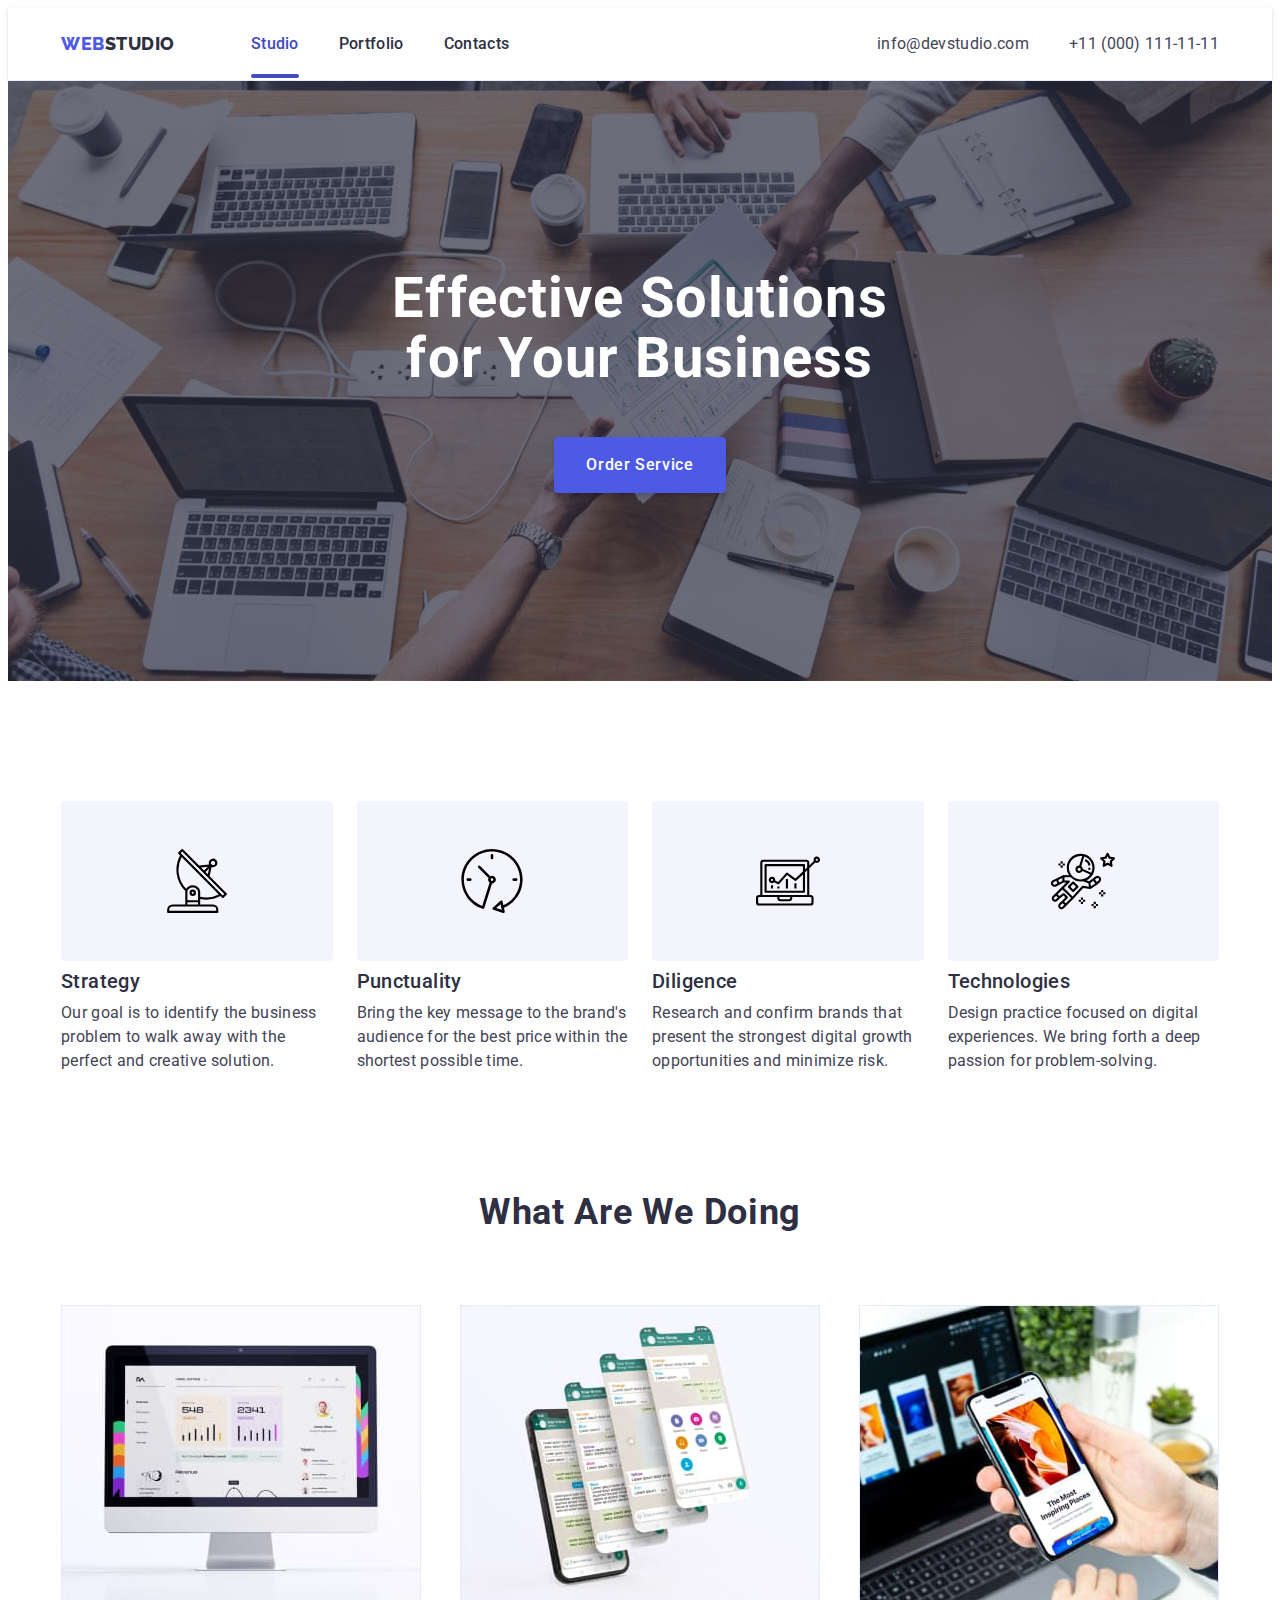
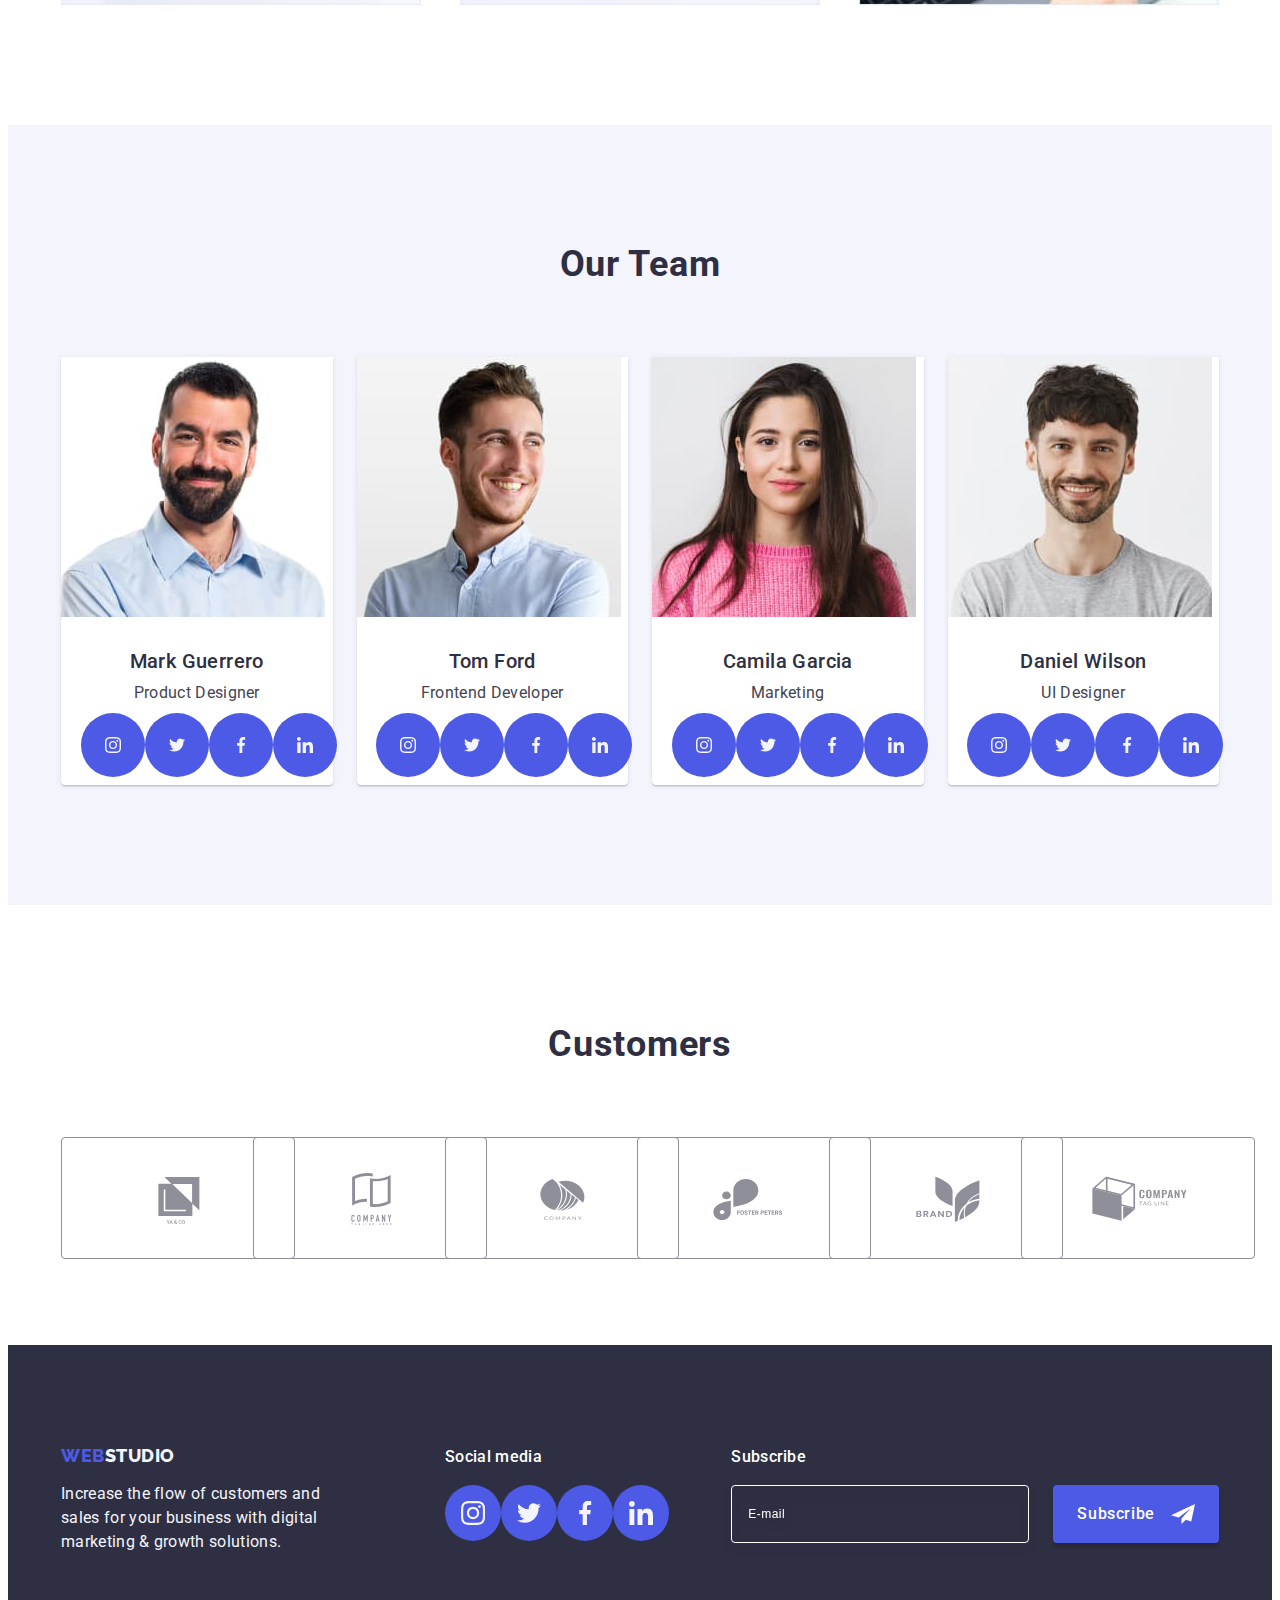
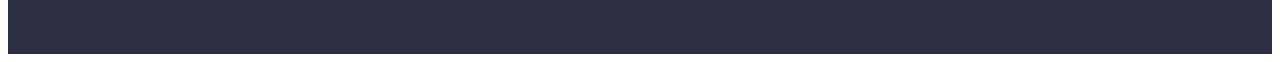
<file: index.html>
<!DOCTYPE html>
<html lang="en">
  <head>
    <meta charset="UTF-8" />
    <meta http-equiv="X-UA-Compatible" content="IE=edge" />
    <meta name="viewport" content="width=device-width, initial-scale=1.0" />
    <link rel="preconnect" href="https://fonts.googleapis.com" />
    <link rel="preconnect" href="https://fonts.gstatic.com" crossorigin />
    <link
      href="https://fonts.googleapis.com/css2?family=Raleway:wght@800&family=Roboto:wght@400;500;700;900&display=swap"
      rel="stylesheet"
    />
    <title>Web Studio</title>
    <link
      rel="stylesheet"
      href="https://cdnjs.cloudflare.com/ajax/libs/modern-normalize/2.0.0/modern-normalize.min.css"
      integrity="sha512-4xo8blKMVCiXpTaLzQSLSw3KFOVPWhm/TRtuPVc4WG6kUgjH6J03IBuG7JZPkcWMxJ5huwaBpOpnwYElP/m6wg=="
      crossorigin="anonymous"
      referrerpolicy="no-referrer"
    />
    <link rel="stylesheet" href="./css/styles.css" />
  </head>

  <body>
    <header class="header">
      <div class="container header-container">
        <nav class="header-navigation">
          <a href="./index.html" class="logo header-logo link"
            >Web<span class="spn">Studio</span></a
          >

          <ul class="header-menu-list list">
            <li class="header-menu-item">
              <a
                href="./index.html"
                class="header-menu-link link menu-underline"
                >Studio</a
              >
            </li>
            <li class="header-menu-item">
              <a href="./portfolio.html" class="header-menu-link link"
                >Portfolio</a
              >
            </li>
            <li class="header-menu-item">
              <a href="" class="header-menu-link link">Contacts</a>
            </li>
          </ul>
        </nav>

        <address class="address">
          <ul class="address-list list">
            <li class="address-item">
              <a href="mailto:info@devstudio.com" class="address-link link">
                info@devstudio.com
              </a>
            </li>
            <li class="address-item">
              <a href="tel:+110001111111" class="address-link link"
                >+11 (000) 111-11-11</a
              >
            </li>
          </ul>
        </address>
      </div>
    </header>

    <main>
      <section class="hero">
        <div class="container hero-container">
          <h1 class="hero-title">Effective Solutions for Your Business</h1>
          <button type="button" class="hero-btn" data-modal-open>
            Order Service
          </button>
        </div>
      </section>

      <section class="features section">
        <div class="container">
          <h2 class="features-title visually-hidden">Features</h2>
          <ul class="features-list list">
            <li class="features-item">
              <div class="features-icon-container">
                <svg width="64" height="64">
                  <use href="./images/icons.svg#icon-antenna"></use>
                </svg>
              </div>
              <h3 class="features-subtitle">Strategy</h3>
              <p class="features-text">
                Our goal is to identify the business problem to walk away with
                the perfect and creative solution.
              </p>
            </li>
            <li class="features-item">
              <div class="features-icon-container">
                <svg width="64" height="64">
                  <use href="./images/icons.svg#icon-clock"></use>
                </svg>
              </div>
              <h3 class="features-subtitle">Punctuality</h3>
              <p class="features-text">
                Bring the key message to the brand's audience for the best price
                within the shortest possible time.
              </p>
            </li>
            <li class="features-item">
              <div class="features-icon-container">
                <svg width="64" height="64">
                  <use href="./images/icons.svg#icon-diagram"></use>
                </svg>
              </div>
              <h3 class="features-subtitle">Diligence</h3>
              <p class="features-text">
                Research and confirm brands that present the strongest digital
                growth opportunities and minimize risk.
              </p>
            </li>
            <li class="features-item">
              <div class="features-icon-container">
                <svg width="64" height="64">
                  <use href="./images/icons.svg#icon-astronaut"></use>
                </svg>
              </div>
              <h3 class="features-subtitle">Technologies</h3>
              <p class="features-text">
                Design practice focused on digital experiences. We bring forth a
                deep passion for problem-solving.
              </p>
            </li>
          </ul>
        </div>
      </section>

      <section class="products section">
        <div class="container">
          <h2 class="products-title section-title">What are we doing</h2>
          <ul class="products-list list">
            <li class="products-item">
              <img
                src="./images/s2-img-1.jpg"
                alt="Desktop application"
                width="360"
                height="300"
              />
            </li>
            <li class="products-item">
              <img
                src="./images/s2-img-2.jpg"
                alt="Mobile messenger"
                width="360"
                height="300"
              />
            </li>
            <li class="products-item">
              <img
                src="./images/s2-img-3.jpg"
                alt="Mobile application"
                width="360"
                height="300"
              />
            </li>
          </ul>
        </div>
      </section>

      <section class="team section">
        <div class="container">
          <h2 class="team-title section-title">Our Team</h2>
          <ul class="team-list list">
            <li class="team-item">
              <img
                src="./images/s3-img-1.jpg"
                alt="Photo of Mark Guerrero"
                width="264"
                height="260"
              />
              <div class="team-person">
                <h3 class="team-subtitle">Mark Guerrero</h3>
                <p class="team-text">Product Designer</p>
                <ul class="team-soc-list">
                  <li class="team-soc-item">
                    <a
                      class="team-soc-link"
                      href=""
                      aria-label="instagram"
                      target="_blank"
                      rel="noopener noreferrer"
                    >
                      <svg width="16" height="16" class="team-soc-icon">
                        <use href="./images/icons.svg#icon-instagram"></use>
                      </svg>
                    </a>
                  </li>
                  <li class="team-soc-item">
                    <a
                      class="team-soc-link"
                      href=""
                      aria-label="instagram"
                      target="_blank"
                      rel="noopener noreferrer"
                    >
                      <svg width="16" height="16" class="team-soc-icon">
                        <use href="./images/icons.svg#icon-twitter"></use>
                      </svg>
                    </a>
                  </li>
                  <li class="team-soc-item">
                    <a
                      class="team-soc-link"
                      href=""
                      aria-label="instagram"
                      target="_blank"
                      rel="noopener noreferrer"
                    >
                      <svg width="16" height="16" class="team-soc-icon">
                        <use href="./images/icons.svg#icon-facebook"></use>
                      </svg>
                    </a>
                  </li>
                  <li class="team-soc-item">
                    <a
                      class="team-soc-link"
                      href=""
                      aria-label="instagram"
                      target="_blank"
                      rel="noopener noreferrer"
                    >
                      <svg width="16" height="16" class="team-soc-icon">
                        <use href="./images/icons.svg#icon-linkedin"></use>
                      </svg>
                    </a>
                  </li>
                </ul>
              </div>
            </li>
            <li class="team-item">
              <img
                src="./images/s3-img-2.jpg"
                alt="Photo of Tom Ford"
                width="264"
                height="260"
              />
              <div class="team-person">
                <h3 class="team-subtitle">Tom Ford</h3>
                <p class="team-text">Frontend Developer</p>
                <ul class="team-soc-list">
                  <li class="team-soc-item">
                    <a
                      class="team-soc-link"
                      href=""
                      aria-label="instagram"
                      target="_blank"
                      rel="noopener noreferrer"
                    >
                      <svg width="16" height="16" class="team-soc-icon">
                        <use href="./images/icons.svg#icon-instagram"></use>
                      </svg>
                    </a>
                  </li>
                  <li class="team-soc-item">
                    <a
                      class="team-soc-link"
                      href=""
                      aria-label="instagram"
                      target="_blank"
                      rel="noopener noreferrer"
                    >
                      <svg width="16" height="16" class="team-soc-icon">
                        <use href="./images/icons.svg#icon-twitter"></use>
                      </svg>
                    </a>
                  </li>
                  <li class="team-soc-item">
                    <a
                      class="team-soc-link"
                      href=""
                      aria-label="instagram"
                      target="_blank"
                      rel="noopener noreferrer"
                    >
                      <svg width="16" height="16" class="team-soc-icon">
                        <use href="./images/icons.svg#icon-facebook"></use>
                      </svg>
                    </a>
                  </li>
                  <li class="team-soc-item">
                    <a
                      class="team-soc-link"
                      href=""
                      aria-label="instagram"
                      target="_blank"
                      rel="noopener noreferrer"
                    >
                      <svg width="16" height="16" class="team-soc-icon">
                        <use href="./images/icons.svg#icon-linkedin"></use>
                      </svg>
                    </a>
                  </li>
                </ul>
              </div>
            </li>
            <li class="team-item">
              <img
                src="./images/s3-img-3.jpg"
                alt="Photo of Camila Garcia"
                width="264"
                height="260"
              />
              <div class="team-person">
                <h3 class="team-subtitle">Camila Garcia</h3>
                <p class="team-text">Marketing</p>
                <ul class="team-soc-list">
                  <li class="team-soc-item">
                    <a
                      class="team-soc-link"
                      href=""
                      aria-label="instagram"
                      target="_blank"
                      rel="noopener noreferrer"
                    >
                      <svg width="16" height="16" class="team-soc-icon">
                        <use href="./images/icons.svg#icon-instagram"></use>
                      </svg>
                    </a>
                  </li>
                  <li class="team-soc-item">
                    <a
                      class="team-soc-link"
                      href=""
                      aria-label="instagram"
                      target="_blank"
                      rel="noopener noreferrer"
                    >
                      <svg width="16" height="16" class="team-soc-icon">
                        <use href="./images/icons.svg#icon-twitter"></use>
                      </svg>
                    </a>
                  </li>
                  <li class="team-soc-item">
                    <a
                      class="team-soc-link"
                      href=""
                      aria-label="instagram"
                      target="_blank"
                      rel="noopener noreferrer"
                    >
                      <svg width="16" height="16" class="team-soc-icon">
                        <use href="./images/icons.svg#icon-facebook"></use>
                      </svg>
                    </a>
                  </li>
                  <li class="team-soc-item">
                    <a
                      class="team-soc-link"
                      href=""
                      aria-label="instagram"
                      target="_blank"
                      rel="noopener noreferrer"
                    >
                      <svg width="16" height="16" class="team-soc-icon">
                        <use href="./images/icons.svg#icon-linkedin"></use>
                      </svg>
                    </a>
                  </li>
                </ul>
              </div>
            </li>
            <li class="team-item">
              <img
                src="./images/s3-img-4.jpg"
                alt="Photo of Daniel Wilson"
                width="264"
                height="260"
              />
              <div class="team-person">
                <h3 class="team-subtitle">Daniel Wilson</h3>
                <p class="team-text">UI Designer</p>
                <ul class="team-soc-list">
                  <li class="team-soc-item">
                    <a
                      class="team-soc-link"
                      href=""
                      aria-label="instagram"
                      target="_blank"
                      rel="noopener noreferrer"
                    >
                      <svg width="16" height="16" class="team-soc-icon">
                        <use href="./images/icons.svg#icon-instagram"></use>
                      </svg>
                    </a>
                  </li>
                  <li class="team-soc-item">
                    <a
                      class="team-soc-link"
                      href=""
                      aria-label="instagram"
                      target="_blank"
                      rel="noopener noreferrer"
                    >
                      <svg width="16" height="16" class="team-soc-icon">
                        <use href="./images/icons.svg#icon-twitter"></use>
                      </svg>
                    </a>
                  </li>
                  <li class="team-soc-item">
                    <a
                      class="team-soc-link"
                      href=""
                      aria-label="instagram"
                      target="_blank"
                      rel="noopener noreferrer"
                    >
                      <svg width="16" height="16" class="team-soc-icon">
                        <use href="./images/icons.svg#icon-facebook"></use>
                      </svg>
                    </a>
                  </li>
                  <li class="team-soc-item">
                    <a
                      class="team-soc-link"
                      href=""
                      aria-label="instagram"
                      target="_blank"
                      rel="noopener noreferrer"
                    >
                      <svg width="16" height="16" class="team-soc-icon">
                        <use href="./images/icons.svg#icon-linkedin"></use>
                      </svg>
                    </a>
                  </li>
                </ul>
              </div>
            </li>
          </ul>
        </div>
      </section>

      <section class="customers">
        <div class="container">
          <h2 class="customers-title section-title">Customers</h2>
          <ul class="customers-list">
            <li class="customers-item">
              <a
                class="customers-link"
                href=""
                aria-label="customer"
                target="_blank"
                rel="noopener noreferrer"
              >
                <svg class="customers-icon" width="104" height="56">
                  <use href="./images/icons.svg#icon-logo"></use>
                </svg>
              </a>
            </li>
            <li class="customers-item">
              <a
                class="customers-link"
                href=""
                aria-label="customer"
                target="_blank"
                rel="noopener noreferrer"
              >
                <svg class="customers-icon" width="104" height="56">
                  <use href="./images/icons.svg#icon-logo-1"></use>
                </svg>
              </a>
            </li>
            <li class="customers-item">
              <a
                class="customers-link"
                href=""
                aria-label="customer"
                target="_blank"
                rel="noopener noreferrer"
              >
                <svg class="customers-icon" width="104" height="56">
                  <use href="./images/icons.svg#icon-logo-2"></use>
                </svg>
              </a>
            </li>
            <li class="customers-item">
              <a
                class="customers-link"
                href=""
                aria-label="customer"
                target="_blank"
                rel="noopener noreferrer"
              >
                <svg class="customers-icon" width="104" height="56">
                  <use href="./images/icons.svg#icon-logo-3"></use>
                </svg>
              </a>
            </li>
            <li class="customers-item">
              <a
                class="customers-link"
                href=""
                aria-label="customer"
                target="_blank"
                rel="noopener noreferrer"
              >
                <svg class="customers-icon" width="104" height="56">
                  <use href="./images/icons.svg#icon-logo-4"></use>
                </svg>
              </a>
            </li>
            <li class="customers-item">
              <a
                class="customers-link"
                href=""
                aria-label="customer"
                target="_blank"
                rel="noopener noreferrer"
              >
                <svg class="customers-icon" width="104" height="56">
                  <use href="./images/icons.svg#icon-logo-5"></use>
                </svg>
              </a>
            </li>
          </ul>
        </div>
      </section>
    </main>

    <footer class="footer">
      <div class="container footer-container">
        <div class="footer-company-part">
          <a href="./index.html" class="logo footer-logo link"
            >Web<span class="spn">Studio</span></a
          >
          <p class="footer-text">
            Increase the flow of customers and sales for your business with
            digital marketing & growth solutions.
          </p>
        </div>
        <div class="footer-social">
          <p class="footer-soc-title">Social media</p>
          <ul class="footer-soc-list">
            <li class="footer-soc-item">
              <a
                class="footer-soc-link"
                href=""
                aria-label="instagram"
                target="_blank"
                rel="noopener noreferrer"
              >
                <svg width="24" height="24" class="footer-soc-icon">
                  <use href="./images/icons.svg#icon-instagram"></use>
                </svg>
              </a>
            </li>
            <li class="footer-soc-item">
              <a
                class="footer-soc-link"
                href=""
                aria-label="instagram"
                target="_blank"
                rel="noopener noreferrer"
              >
                <svg width="24" height="24" class="footer-soc-icon">
                  <use href="./images/icons.svg#icon-twitter"></use>
                </svg>
              </a>
            </li>
            <li class="footer-soc-item">
              <a
                class="footer-soc-link"
                href=""
                aria-label="instagram"
                target="_blank"
                rel="noopener noreferrer"
              >
                <svg width="24" height="24" class="footer-soc-icon">
                  <use href="./images/icons.svg#icon-facebook"></use>
                </svg>
              </a>
            </li>
            <li class="footer-soc-item">
              <a
                class="footer-soc-link"
                href=""
                aria-label="instagram"
                target="_blank"
                rel="noopener noreferrer"
              >
                <svg width="24" height="24" class="footer-soc-icon">
                  <use href="./images/icons.svg#icon-linkedin"></use>
                </svg>
              </a>
            </li>
          </ul>
        </div>

        <div class="footer-subscribe">
          <p class="footer-subscribe-text">Subscribe</p>
          <form class="footer-subscribe-form">
            <label class="footer-email-label">
              <input
                type="email"
                name="sub-email"
                id="sub-email"
                placeholder="E-mail"
                class="footer-email-input"
            /></label>
            <button type="submit" class="sub-btn">
              Subscribe
              <svg width="24" height="24" class="sub-icon">
                <use href="./images/icons.svg#icon-send"></use>
              </svg>
            </button>
          </form>
        </div>
      </div>
    </footer>

    <div class="backdrop is-hidden" data-modal>
      <div class="modal">
        <button type="button" class="modal-btn" data-modal-close>
          <svg width="8" height="8" class="modal-close-icon">
            <use href="./images/icons.svg#icon-close-black"></use>
          </svg>
        </button>
        <p class="modal-title">Leave your contacts and we will call you back</p>
        <form class="contact-form">
          <div class="modal-field">
            <label for="user-name" class="modal-label">Name</label>
            <div class="input-wrapper">
              <input
                type="text"
                name="user-name"
                id="user-name"
                class="modal-input"
              />
              <svg width="18" height="24" class="input-icon">
                <use href="./images/icons.svg#icon-person"></use>
              </svg>
            </div>
          </div>
          <div class="modal-field">
            <label for="user-tel" class="modal-label">Phone</label>
            <div class="input-wrapper">
              <input
                type="tel"
                name="user-tel"
                id="user-tel"
                class="modal-input"
              />
              <svg width="18" height="24" class="input-icon">
                <use href="./images/icons.svg#icon-phone"></use>
              </svg>
            </div>
          </div>
          <div class="modal-field">
            <label for="user-email" class="modal-label">Email</label>
            <div class="input-wrapper">
              <input
                type="email"
                name="user-email"
                id="user-email"
                class="modal-input"
              />
              <svg width="18" height="24" class="input-icon">
                <use href="./images/icons.svg#icon-email"></use>
              </svg>
            </div>
          </div>
          <div class="modal-field textarea-field">
            <label for="user-comment" class="modal-label">Comment</label>
            <textarea
              name="user-comment"
              id="user-comment"
              placeholder="Text input"
              class="modal-input modal-textarea"
            ></textarea>
          </div>
          <div class="modal-field policy-check-field">
            <input
              type="checkbox"
              name="user-privacy"
              id="user-privacy"
              class="modal-policy-check visually-hidden"
              value="true"
            />
            <label for="user-privacy" class="modal-checkbox-text">
              <span class="fake-checkbox">
                <svg width="10" height="8" class="check-icon">
                  <use href="./images/icons.svg#icon-check"></use>
                </svg>
              </span>
              I accept the terms and conditions of the
              <a
                href="*"
                target="_blank"
                rel="noopener noreferrer"
                class="policy-link"
              >
                Privacy Policy</a
              >
            </label>
          </div>
          <button type="submit" class="modal-submit-button">Send</button>
        </form>
      </div>
    </div>
    <script src="./modal.js"></script>
  </body>
</html>
</file>
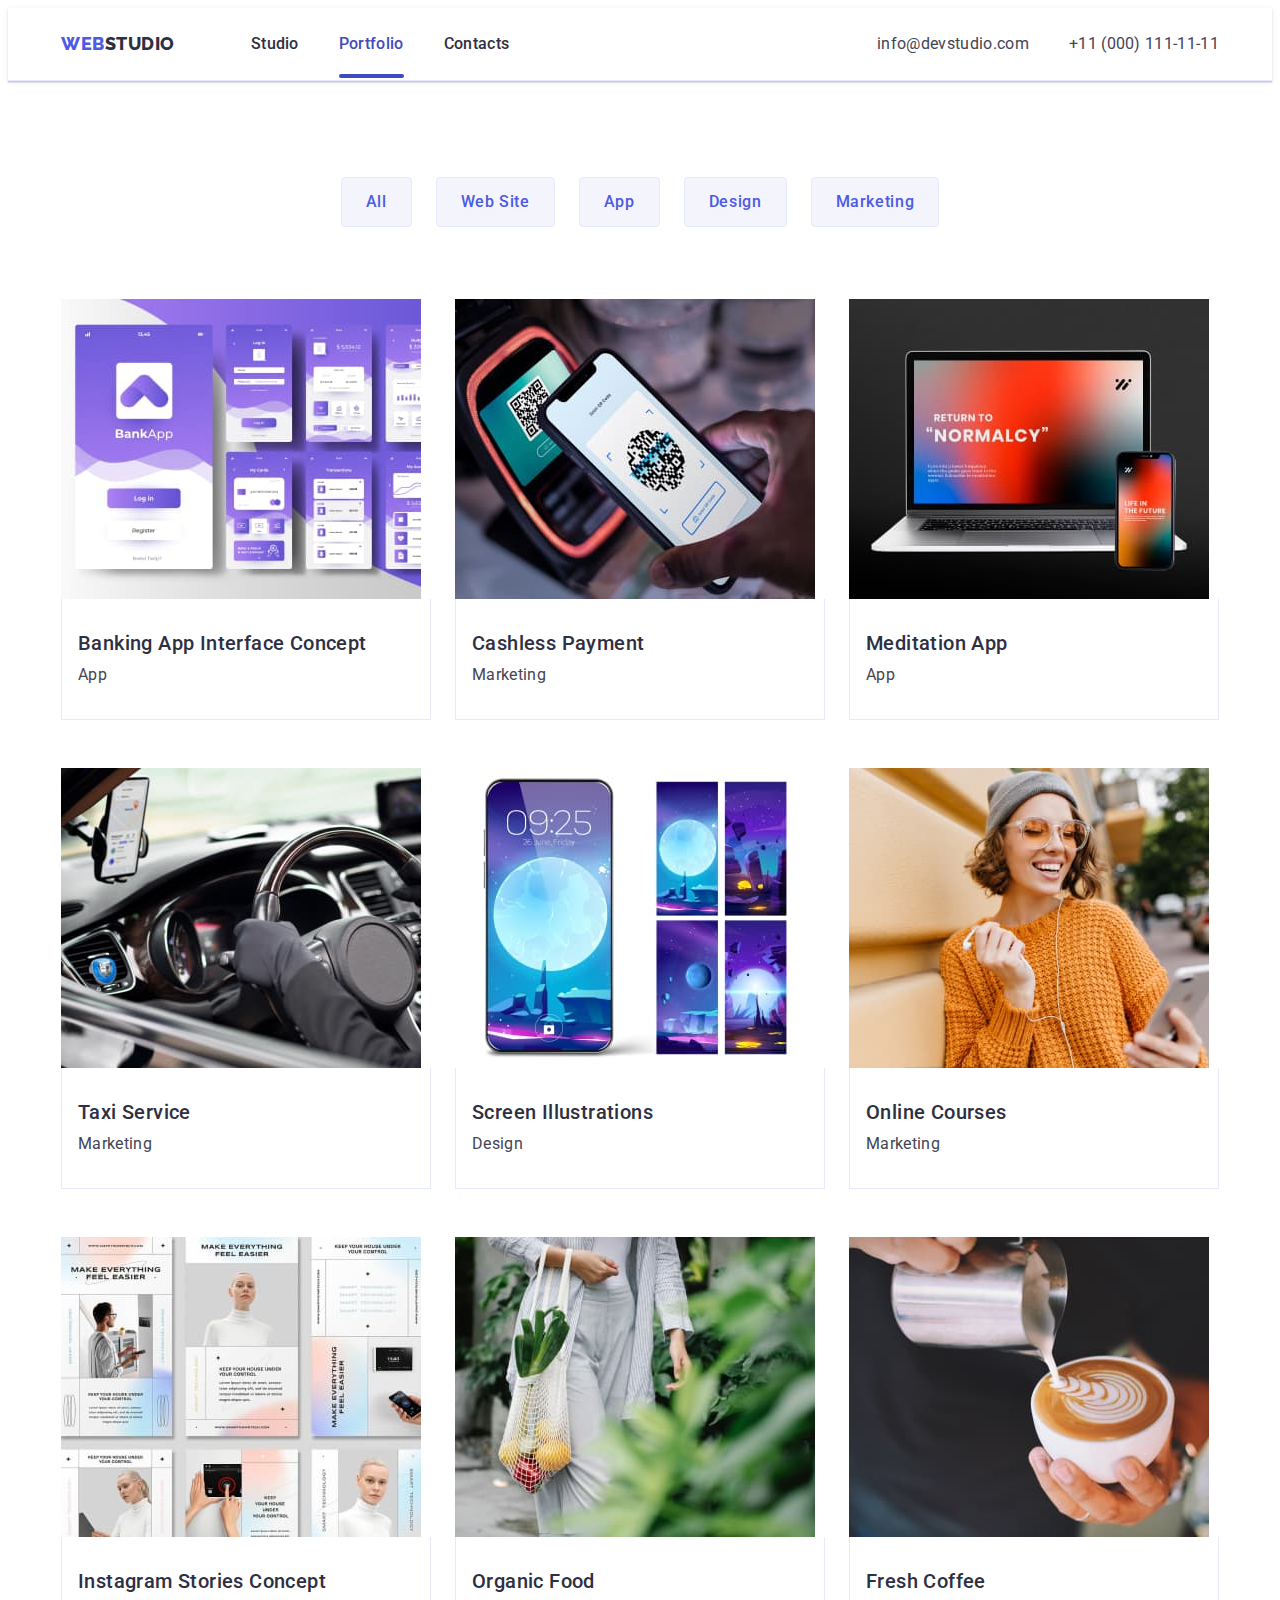
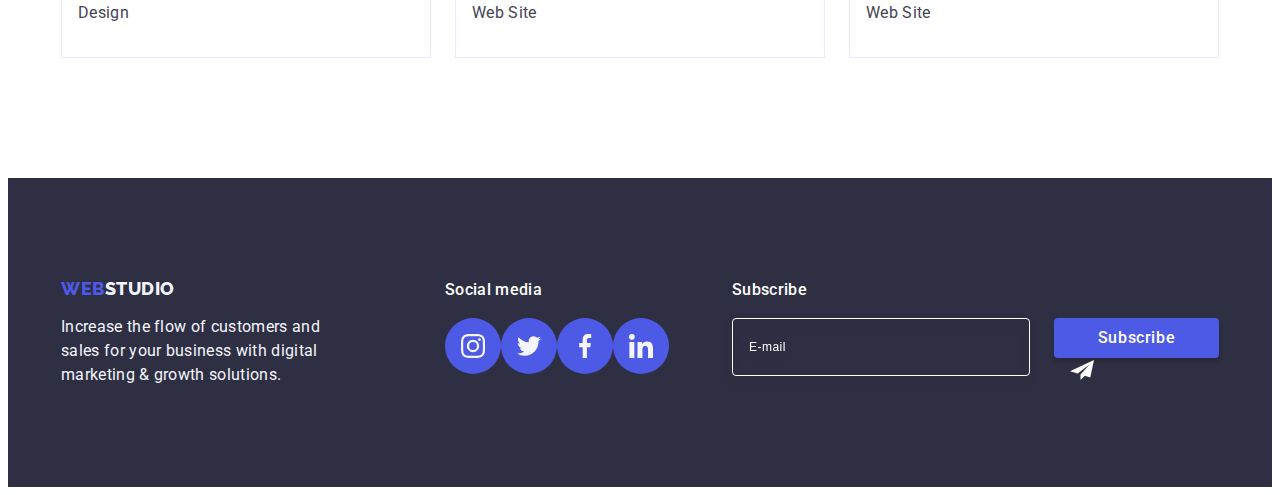
<file: portfolio.html>
<!DOCTYPE html>
<html lang="en">
  <head>
    <meta charset="UTF-8" />
    <meta http-equiv="X-UA-Compatible" content="IE=edge" />
    <meta name="viewport" content="width=device-width, initial-scale=1.0" />
    <link rel="preconnect" href="https://fonts.googleapis.com" />
    <link rel="preconnect" href="https://fonts.gstatic.com" crossorigin />
    <link
      href="https://fonts.googleapis.com/css2?family=Raleway:wght@800&family=Roboto:wght@400;500;700;900&display=swap"
      rel="stylesheet"
    />
    <title>Web Studio</title>
    <link
      rel="stylesheet"
      href="https://cdnjs.cloudflare.com/ajax/libs/modern-normalize/2.0.0/modern-normalize.min.css"
      integrity="sha512-4xo8blKMVCiXpTaLzQSLSw3KFOVPWhm/TRtuPVc4WG6kUgjH6J03IBuG7JZPkcWMxJ5huwaBpOpnwYElP/m6wg=="
      crossorigin="anonymous"
      referrerpolicy="no-referrer"
    />
    <link rel="stylesheet" href="./css/styles.css" />
  </head>

  <body>
    <header class="header">
      <div class="container header-container">
        <nav class="header-navigation">
          <a href="./index.html" class="logo header-logo link"
            >Web<span class="spn">Studio</span></a
          >

          <ul class="header-menu-list list">
            <li class="header-menu-item">
              <a href="./index.html" class="header-menu-link link">Studio</a>
            </li>
            <li class="header-menu-item">
              <a
                href="./portfolio.html"
                class="header-menu-link link menu-underline"
                >Portfolio</a
              >
            </li>
            <li class="header-menu-item">
              <a href="" class="header-menu-link link">Contacts</a>
            </li>
          </ul>
        </nav>

        <address class="address">
          <ul class="address-list list">
            <li class="address-item">
              <a href="mailto:info@devstudio.com" class="address-link link">
                info@devstudio.com
              </a>
            </li>
            <li class="address-item">
              <a href="tel:+110001111111" class="address-link link"
                >+11 (000) 111-11-11</a
              >
            </li>
          </ul>
        </address>
      </div>
    </header>

    <main>
      <section class="portfolio">
        <div class="container">
          <h1 class="portfolio-title visually-hidden">Portfolio</h1>
          <ul class="filter-list list">
            <li class="filter-item">
              <button type="button" class="filter-btn">All</button>
            </li>
            <li class="filter-item">
              <button type="button" class="filter-btn">Web Site</button>
            </li>
            <li class="filter-item">
              <button type="button" class="filter-btn">App</button>
            </li>
            <li class="filter-item">
              <button type="button" class="filter-btn">Design</button>
            </li>
            <li class="filter-item">
              <button type="button" class="filter-btn">Marketing</button>
            </li>
          </ul>

          <ul class="portfolio-list list">
            <li class="portfolio-item">
              <a href="*" class="portfolio-link link">
                <div class="portfolio-image-container">
                  <img
                    src="./images/portfolio-img-1.jpg"
                    alt="Banking App Interface Concept"
                    width="360"
                    height="300"
                  />
                  <p class="portfolio-image-overlay">
                    14 Stylish and User-Friendly App Design Concepts · Task
                    Manager App · Calorie Tracker App · Exotic Fruit Ecommerce
                    App · Cloud Storage App
                  </p>
                </div>
                <div class="portfolio-content">
                  <h2 class="portfolio-subtitle">
                    Banking App Interface Concept
                  </h2>
                  <p class="portfolio-text">App</p>
                </div>
              </a>
            </li>
            <li class="portfolio-item">
              <a href="*" class="portfolio-link link">
                <div class="portfolio-image-container">
                  <img
                    src="./images/portfolio-img-2.jpg"
                    alt="Cashless Payment"
                    width="360"
                    height="300"
                  />
                  <p class="portfolio-image-overlay">
                    14 Stylish and User-Friendly App Design Concepts · Task
                    Manager App · Calorie Tracker App · Exotic Fruit Ecommerce
                    App · Cloud Storage App
                  </p>
                </div>
                <div class="portfolio-content">
                  <h2 class="portfolio-subtitle">Cashless Payment</h2>
                  <p class="portfolio-text">Marketing</p>
                </div>
              </a>
            </li>
            <li class="portfolio-item">
              <a href="*" class="portfolio-link link">
                <div class="portfolio-image-container">
                  <img
                    src="./images/portfolio-img-3.jpg"
                    alt="Meditation App"
                    width="360"
                    height="300"
                  />
                  <p class="portfolio-image-overlay">
                    14 Stylish and User-Friendly App Design Concepts · Task
                    Manager App · Calorie Tracker App · Exotic Fruit Ecommerce
                    App · Cloud Storage App
                  </p>
                </div>
                <div class="portfolio-content">
                  <h2 class="portfolio-subtitle">Meditation App</h2>
                  <p class="portfolio-text">App</p>
                </div>
              </a>
            </li>
            <li class="portfolio-item">
              <a href="*" class="portfolio-link link">
                <div class="portfolio-image-container">
                  <img
                    src="./images/portfolio-img-4.jpg"
                    alt="Taxi Service"
                    width="360"
                    height="300"
                  />
                  <p class="portfolio-image-overlay">
                    14 Stylish and User-Friendly App Design Concepts · Task
                    Manager App · Calorie Tracker App · Exotic Fruit Ecommerce
                    App · Cloud Storage App
                  </p>
                </div>
                <div class="portfolio-content">
                  <h2 class="portfolio-subtitle">Taxi Service</h2>
                  <p class="portfolio-text">Marketing</p>
                </div>
              </a>
            </li>
            <li class="portfolio-item">
              <a href="*" class="portfolio-link link">
                <div class="portfolio-image-container">
                  <img
                    src="./images/portfolio-img-5.jpg"
                    alt="Screen Illustrations"
                    width="360"
                    height="300"
                  />
                  <p class="portfolio-image-overlay">
                    14 Stylish and User-Friendly App Design Concepts · Task
                    Manager App · Calorie Tracker App · Exotic Fruit Ecommerce
                    App · Cloud Storage App
                  </p>
                </div>
                <div class="portfolio-content">
                  <h2 class="portfolio-subtitle">Screen Illustrations</h2>
                  <p class="portfolio-text">Design</p>
                </div>
              </a>
            </li>
            <li class="portfolio-item">
              <a href="*" class="portfolio-link link">
                <div class="portfolio-image-container">
                  <img
                    src="./images/portfolio-img-6.jpg"
                    alt="Young woman with smartphone"
                    width="360"
                    height="300"
                  />
                  <p class="portfolio-image-overlay">
                    14 Stylish and User-Friendly App Design Concepts · Task
                    Manager App · Calorie Tracker App · Exotic Fruit Ecommerce
                    App · Cloud Storage App
                  </p>
                </div>
                <div class="portfolio-content">
                  <h2 class="portfolio-subtitle">Online Courses</h2>
                  <p class="portfolio-text">Marketing</p>
                </div>
              </a>
            </li>
            <li class="portfolio-item">
              <a href="*" class="portfolio-link link">
                <div class="portfolio-image-container">
                  <img
                    src="./images/portfolio-img-7.jpg"
                    alt="Instagram Stories Concept"
                    width="360"
                    height="300"
                  />
                  <p class="portfolio-image-overlay">
                    14 Stylish and User-Friendly App Design Concepts · Task
                    Manager App · Calorie Tracker App · Exotic Fruit Ecommerce
                    App · Cloud Storage App
                  </p>
                </div>
                <div class="portfolio-content">
                  <h2 class="portfolio-subtitle">Instagram Stories Concept</h2>
                  <p class="portfolio-text">Design</p>
                </div>
              </a>
            </li>
            <li class="portfolio-item">
              <a href="*" class="portfolio-link link">
                <div class="portfolio-image-container">
                  <img
                    src="./images/portfolio-img-8.jpg"
                    alt="Woman with fruits and vegetables in a bag"
                    width="360"
                    height="300"
                  />
                  <p class="portfolio-image-overlay">
                    14 Stylish and User-Friendly App Design Concepts · Task
                    Manager App · Calorie Tracker App · Exotic Fruit Ecommerce
                    App · Cloud Storage App
                  </p>
                </div>
                <div class="portfolio-content">
                  <h2 class="portfolio-subtitle">Organic Food</h2>
                  <p class="portfolio-text">Web Site</p>
                </div>
              </a>
            </li>
            <li class="portfolio-item">
              <a href="*" class="portfolio-link link">
                <div class="portfolio-image-container">
                  <img
                    src="./images/portfolio-img-9.jpg"
                    alt="Pouring fresh coffee"
                    width="360"
                    height="300"
                  />
                  <p class="portfolio-image-overlay">
                    14 Stylish and User-Friendly App Design Concepts · Task
                    Manager App · Calorie Tracker App · Exotic Fruit Ecommerce
                    App · Cloud Storage App
                  </p>
                </div>
                <div class="portfolio-content">
                  <h2 class="portfolio-subtitle">Fresh Coffee</h2>
                  <p class="portfolio-text">Web Site</p>
                </div>
              </a>
            </li>
          </ul>
        </div>
      </section>
    </main>

    <footer class="footer">
      <div class="container footer-container">
        <div class="footer-company-part">
          <a href="./index.html" class="logo footer-logo link"
            >Web<span class="spn">Studio</span></a
          >
          <p class="footer-text">
            Increase the flow of customers and sales for your business with
            digital marketing & growth solutions.
          </p>
        </div>
        <div class="footer-social">
          <p class="footer-soc-title">Social media</p>
          <ul class="footer-soc-list">
            <li class="footer-soc-item">
              <a
                class="footer-soc-link"
                href=""
                aria-label="instagram"
                target="_blank"
                rel="noopener noreferrer"
              >
                <svg width="24" height="24" class="footer-soc-icon">
                  <use href="./images/icons.svg#icon-instagram"></use>
                </svg>
              </a>
            </li>
            <li class="footer-soc-item">
              <a
                class="footer-soc-link"
                href=""
                aria-label="instagram"
                target="_blank"
                rel="noopener noreferrer"
              >
                <svg width="24" height="24" class="footer-soc-icon">
                  <use href="./images/icons.svg#icon-twitter"></use>
                </svg>
              </a>
            </li>
            <li class="footer-soc-item">
              <a
                class="footer-soc-link"
                href=""
                aria-label="instagram"
                target="_blank"
                rel="noopener noreferrer"
              >
                <svg width="24" height="24" class="footer-soc-icon">
                  <use href="./images/icons.svg#icon-facebook"></use>
                </svg>
              </a>
            </li>
            <li class="footer-soc-item">
              <a
                class="footer-soc-link"
                href=""
                aria-label="instagram"
                target="_blank"
                rel="noopener noreferrer"
              >
                <svg width="24" height="24" class="footer-soc-icon">
                  <use href="./images/icons.svg#icon-linkedin"></use>
                </svg>
              </a>
            </li>
          </ul>
        </div>
        <div class="footer-subscribe">
          <p class="footer-subscribe-text">Subscribe</p>
          <form class="footer-subscribe-form">
            <input
              type="email"
              name="sub-email"
              id="sub-email"
              placeholder="E-mail"
              class="footer-email-input"
            />
            <div class="btn-wrapper">
              <button type="submit" class="sub-btn">Subscribe</button>
              <svg width="24" height="24" class="sub-icon">
                <use href="./images/icons.svg#icon-send"></use>
              </svg>
            </div>
          </form>
        </div>
      </div>
    </footer>
  </body>
</html>
</file>
<file: css/styles.css>
:root {
  --primary-brand: #4d5ae5;
  --pressed-state: #404bbf;
  --dark: #2e2f42;
  --success: #31d0aa;
  --text: #434455;
  --subtle-text: #8e8f99;
  --accent: #e7e9fc;
  --light: #f4f4fd;
  --modal-overlay: rgba(46, 47, 66, 0.4);
  --hero-background: rgba(46, 47, 66, 0.7);
  --white-background: #ffffff;
  --modal-background: #fcfcfc;
  --transition: 250ms cubic-bezier(0.4, 0, 0.2, 1);
}

body {
  font-family: "Roboto", sans-serif;
  color: var(--text);
  background-color: var(--white-background);
  font-size: 16px;
}

p,
h1,
h2,
h3,
h4,
h5,
h6 {
  margin-top: 0;
  margin-bottom: 0;
}

ul {
  list-style-type: none;
  margin-top: 0;
  margin-bottom: 0;
  padding-left: 0;
}

img {
  display: block;
  max-width: 100%;
}

.link {
  text-decoration: none;
  transition: color var(--transition);
}

.link:hover,
.link:focus {
  color: var(--pressed-state);
}

.container {
  width: 100%;
  max-width: 1158px;
  padding-left: 15px;
  padding-right: 15px;
  margin: 0 auto;
}

.section {
  padding-bottom: 120px;
}

.section-title {
  font-weight: 700;
  font-size: 36px;
  line-height: 1.11;
  text-align: center;
  letter-spacing: 0.02em;
  text-transform: capitalize;
  color: var(--dark);
  margin-bottom: 72px;
}

.logo {
  font-family: "Raleway", sans-serif;
  font-weight: 800;
  font-size: 18px;
  line-height: 1.17;
  letter-spacing: 0.03em;
  text-transform: uppercase;
  color: var(--primary-brand);
}

.visually-hidden {
  position: absolute;
  width: 1px;
  height: 1px;
  margin: -1px;
  border: 0;
  padding: 0;
  white-space: nowrap;
  clip-path: inset(100%);
  clip: rect(0 0 0 0);
  overflow: hidden;
}

/*------------------HEADER------------------*/
.header {
  padding-top: 24px;
  padding-bottom: 24px;
  border-bottom: 1px solid var(--accent);
  box-shadow: 0px 2px 1px rgba(46, 47, 66, 0.08),
    0px 1px 1px rgba(46, 47, 66, 0.16), 0px 1px 6px rgba(46, 47, 66, 0.08);
}

.header-container {
  display: flex;
  align-items: center;
}

.header-navigation {
  display: flex;
  align-items: center;
  flex-grow: 1;
}

.header-logo {
  margin-right: 76px;
}

.header-logo .spn {
  color: var(--dark);
}

.header-menu-list {
  display: flex;
  gap: 40px;
}

.header-menu-item {
}

.header-menu-link {
  font-weight: 500;
  line-height: 1.5;
  letter-spacing: 0.02em;
  color: var(--dark);
  padding: 24px 0;
}

.menu-underline {
  position: relative;
  color: var(--pressed-state);
}

.menu-underline::after {
  content: "";
  position: absolute;
  width: 100%;
  height: 4px;
  left: 0px;
  bottom: -1px;
  background-color: var(--pressed-state);
  border-radius: 2px;
}

.address {
  font-style: normal;
}
.address-list {
  display: flex;
  gap: 40px;
}
.address-item {
}

.address-link {
  line-height: 1.5;
  letter-spacing: 0.02em;
  color: var(--text);
}

/*------------------HERO------------------*/
.hero {
  background-color: var(--dark);
  background-image: linear-gradient(
      rgba(46, 47, 66, 0.7),
      rgba(46, 47, 66, 0.7)
    ),
    url(../images/people-office.jpg);
  background-repeat: no-repeat;
  background-position: center;
  background-size: cover;
  padding: 188px 0;
  max-width: 1440px;
  margin: 0 auto;
}

.hero-container {
  display: flex;
  flex-direction: column;
  align-items: center;
}

.hero-title {
  font-weight: 700;
  font-size: 56px;
  line-height: 1.07;
  text-align: center;
  letter-spacing: 0.02em;
  color: var(--white-background);
  max-width: 496px;
  margin-bottom: 48px;
}

.hero-btn {
  font-family: "Roboto", sans-serif;
  font-size: 16px;
  font-weight: 500;
  line-height: 1.5;
  letter-spacing: 0.04em;
  color: var(--white-background);
  background-color: var(--primary-brand);
  box-shadow: 0px 4px 4px rgba(0, 0, 0, 0.15);
  cursor: pointer;
  padding: 16px 32px;
  border: none;
  border-radius: 4px;
  min-width: 169px;
  height: 56px;
  transition: background-color var(--transition);
}

.hero-btn:hover,
.hero-btn:focus {
  background-color: var(--pressed-state);
}

/*------------------FEATURES------------------*/
.features {
  padding-top: 120px;
}

.features-title {
}

.features-list {
  display: flex;
  gap: 24px;
}

.features-item {
  width: calc((100% - 72px) / 4);
}

.features-icon-container {
  padding: 24px 100px;
  background-color: var(--light);
  border-radius: 4px;
  margin-bottom: 8px;
  display: flex;
  justify-content: center;
  align-items: center;
  height: 112px;
}

.features-subtitle {
  font-weight: 500;
  font-size: 20px;
  line-height: 1.2;
  letter-spacing: 0.02em;
  color: var(--dark);
  margin-bottom: 8px;
}

.features-text {
  line-height: 1.5;
  letter-spacing: 0.02em;
  color: var(--text);
}

/*------------------PRODUCTS------------------*/
.products {
}
.products-title {
}

.products-list {
  display: flex;
  justify-content: space-between;
  gap: 24px;
}
.products-item {
}

/*------------------TEAM------------------*/
.team {
  background-color: var(--light);
  padding-top: 120px;
}

.team-title {
}

.team-list {
  display: flex;
  gap: 24px;
}

.team-item {
  background-color: var(--white-background);
  width: calc((100% - 72px) / 4);
  border-radius: 0px 0px 4px 4px;
  box-shadow: 0px 1px 6px rgba(46, 47, 66, 0.08),
    0px 1px 1px rgba(46, 47, 66, 0.16), 0px 2px 1px rgba(46, 47, 66, 0.08);
}

.team-person {
  padding: 32px 0px;
}

.team-subtitle {
  font-weight: 500;
  font-size: 20px;
  line-height: 1.2;
  text-align: center;
  letter-spacing: 0.02em;
  color: var(--dark);
  margin-bottom: 8px;
}

.team-text {
  line-height: 1.5;
  text-align: center;
  letter-spacing: 0.02em;
  color: var(--text);
}

.team-soc-list {
  display: flex;
  justify-content: center;
  gap: 24px;
}

.team-soc-item {
  width: 40px;
  height: 40px;
  margin-top: 8px;
}

.team-soc-link {
  cursor: pointer;
  padding: 12px;
  background-color: var(--primary-brand);
  border-radius: 50%;
  width: 100%;
  height: 100%;
  display: flex;
  justify-content: center;
  align-items: center;
  transition: background-color var(--transition);
}

.team-soc-icon {
  fill: var(--light);
}

.team-soc-link:hover,
.team-soc-link:focus {
  background-color: var(--pressed-state);
}

/*------------------CUSTOMERS------------------*/
.customers {
  padding-top: 120px;
  padding-bottom: 120px;
}

.customers-list {
  display: flex;
  gap: 24px;
}

.customers-item {
  width: 168px;
  height: 88px;
}

.customers-link {
  width: 100%;
  height: 100%;
  cursor: pointer;
  padding: 16px 32px;
  border: 1px solid var(--subtle-text);
  border-radius: 4px;
  display: flex;
  justify-content: center;
  align-items: center;
  transition: border-color var(--transition), color var(--transition);
  color: var(--subtle-text);
}

.customers-link:hover,
.customers-link:focus {
  border: 1px solid var(--pressed-state);
  color: var(--pressed-state);
}

.customers-icon {
  fill: currentColor;
  transition: fill var(--transition);
}

.customers-link:hover .customers-icon,
.customers-link:focus .customers-icon {
  fill: var(--pressed-state);
}

/*------------------FOOTER------------------*/
.footer {
  background-color: var(--dark);
  padding-top: 100px;
  padding-bottom: 100px;
}

.footer-container {
  display: flex;
  align-items: baseline;
}

.footer-company-part {
  margin-right: 120px;
}

.footer-logo {
  display: inline-block;
  margin-bottom: 16px;
}

.footer-logo .spn {
  color: var(--light);
}

.footer-text {
  line-height: 1.5;
  letter-spacing: 0.02em;
  color: var(--light);
  max-width: 264px;
}

.footer-soc-title,
.footer-subscribe-text {
  font-weight: 500;
  font-size: 16px;
  line-height: 1.5;
  letter-spacing: 0.02em;
  color: var(--white-background);
  margin-bottom: 16px;
}

.footer-soc-list {
  display: flex;
  gap: 16px;
}

.footer-soc-item {
  width: 40px;
  height: 40px;
}

.footer-soc-link {
  width: 100%;
  height: 100%;
  background-color: var(--primary-brand);
  padding: 8px;
  border-radius: 50%;
  cursor: pointer;
  display: flex;
  justify-content: center;
  align-items: center;
  transition: background-color var(--transition);
}

.footer-soc-link:hover,
.footer-soc-link:focus {
  background-color: #31d0aa;
}

.footer-soc-icon {
  fill: var(--light);
}

.footer-social {
  margin-right: auto;
}

.footer-subscribe-form {
  display: flex;
  gap: 24px;
}

.footer-email-input {
  width: 264px;
  height: 40px;
  padding: 8px 16px;
  background-color: transparent;
  border: 1px solid var(--white-background);
  border-radius: 4px;
  filter: drop-shadow(0px 4px 4px rgba(0, 0, 0, 0.15));
  color: var(--white-background);
  font-size: 12px;
  line-height: 1.5;
  letter-spacing: 0.04em;
  transition: border-color var(--transition);
}

.footer-email-input::placeholder {
  font-size: 12px;
  line-height: 2;
  letter-spacing: 0.04em;
  color: var(--white-background);
}

.footer-email-input:hover,
.footer-email-input:focus {
  border-color: var(--primary-brand);
}

.sub-btn {
  display: flex;
  justify-content: center;
  align-items: center;
  min-width: 165px;
  padding: 8px 24px;
  background: var(--primary-brand);
  box-shadow: 0px 4px 4px rgba(0, 0, 0, 0.15);
  border: none;
  border-radius: 4px;
  text-align: left;
  font-family: inherit;
  font-weight: 500;
  font-size: 16px;
  line-height: 1.5;
  letter-spacing: 0.04em;
  color: var(--white-background);
  cursor: pointer;
  transition: background-color var(--transition);
}

.sub-icon {
  margin-left: 16px;
  fill: var(--white-background);
}

.sub-btn:hover,
.sub-btn:focus {
  background-color: var(--pressed-state);
}

/***-------MODAL-------***/
.backdrop {
  position: fixed;
  top: 0;
  z-index: 999;
  width: 100%;
  height: 100%;
  background-color: rgba(46, 47, 66, 0.4);
  transition: opacity var(--transition), visibility var(--transition);
}

.modal {
  position: absolute;
  top: 50%;
  left: 50%;
  padding: 72px 24px 24px 24px;
  transform: translate(-50%, -50%) scale(1);
  transition: transform var(--transition);
  width: 408px;
  min-height: 584px;
  background-color: var(--modal-background);
  box-shadow: 0px 1px 1px rgba(0, 0, 0, 0.14), 0px 1px 3px rgba(0, 0, 0, 0.12),
    0px 2px 1px rgba(0, 0, 0, 0.2);
  border-radius: 4px;
}

.backdrop.is-hidden .modal {
  transform: translate(-50%, -50%) scale(0.1);
}

.modal-btn {
  position: absolute;
  padding: 0;
  right: 24px;
  top: 24px;
  width: 24px;
  height: 24px;
  border: none;
  background-color: var(--accent);
  border: 1px solid rgba(0, 0, 0, 0.1);
  border-radius: 50%;
  cursor: pointer;
  display: flex;
  justify-content: center;
  align-items: center;
  transition: background-color var(--transition), border var(--transition);
}

.modal-btn:hover,
.modal-btn:focus {
  background-color: var(--pressed-state);
  border: none;
}

.modal-close-icon {
  fill: var(--dark);
  transition: fill var(--transition);
}

.modal-btn:hover .modal-close-icon,
.modal-btn:focus .modal-close-icon {
  fill: var(--white-background);
}

.is-hidden {
  visibility: hidden;
  opacity: 0;
  pointer-events: none;
}

.modal-title {
  margin-bottom: 16px;
  font-weight: 500;
  font-size: 16px;
  line-height: 1.5;
  text-align: center;
  letter-spacing: 0.02em;
  color: var(--dark);
}

.modal-field {
  margin-bottom: 8px;
}

.modal-input {
  width: 100%;
  height: 40px;
  padding: 11px 16px 11px 38px;
  border: 1px solid var(--modal-overlay);
  border-radius: 4px;
  background-color: transparent;
  outline: transparent;
  transition: border-color var(--transition);
}

.input-wrapper {
  position: relative;
}

.input-icon {
  position: absolute;
  left: 16px;
  top: 50%;
  transform: translateY(-50%);
  transition: fill var(--transition);
}

.modal-label {
  display: block;
  margin-bottom: 4px;
  font-size: 12px;
  line-height: 1.17;
  letter-spacing: 0.04em;
  color: var(--subtle-text);
}

.textarea-field {
  margin-bottom: 16px;
}

.modal-textarea {
  height: 120px;
  padding: 8px 16px;
  resize: none;
  font-size: 12px;
  line-height: 1.17;
  letter-spacing: 0.04em;
  color: var(--modal-overlay);
}

.modal-input:hover,
.modal-input:focus,
.modal-textarea:hover,
.modal-textarea:focus {
  border-color: var(--primary-brand);
}

.modal-input:hover + .input-icon,
.modal-input:focus + .input-icon {
  fill: var(--primary-brand);
}

.modal-textarea::placeholder {
  font-size: 12px;
  line-height: 1.17;
  letter-spacing: 0.04em;
  color: var(--modal-overlay);
}

.policy-check-field {
  margin-bottom: 24px;
}

.modal-checkbox-text {
  font-size: 12px;
  line-height: 1.17;
  letter-spacing: 0.04em;
  color: var(--subtle-text);
}

.modal-checkbox-text .policy-link {
  color: var(--primary-brand);
}

.fake-checkbox {
  display: inline-flex;
  justify-content: center;
  align-items: center;
  width: 16px;
  height: 16px;
  margin-right: 8px;
  border: 1px solid var(--modal-overlay);
  border-radius: 2px;
  fill: transparent;
  transition: background-color var(--transition), border var(--transition),
    fill var(--transition);
}

.modal-policy-check:checked + .modal-checkbox-text .fake-checkbox {
  background-color: var(--pressed-state);
  border: none;
  fill: var(--light);
}

.modal-policy-check:hover + .modal-checkbox-text .fake-checkbox,
.modal-policy-check:focus + .modal-checkbox-text .fake-checkbox {
  border-color: var(--primary-brand);
}

.modal-submit-button {
  display: block;
  min-width: 169px;
  padding: 16px 32px;
  margin: 0 auto;
  background: var(--primary-brand);
  box-shadow: 0px 4px 4px rgba(0, 0, 0, 0.15);
  border: none;
  border-radius: 4px;
  font-family: inherit;
  font-weight: 500;
  font-size: 16px;
  line-height: 1.5;
  letter-spacing: 0.04em;
  color: var(--white-background);
  cursor: pointer;
  transition: background-color var(--transition);
}

.modal-submit-button:hover,
.modal-submit-button:focus {
  background-color: var(--pressed-state);
}

/*********------------PORTFOLIO-PAGE-----------*********/

.portfolio {
  padding-top: 96px;
  padding-bottom: 120px;
}

.filter-list {
  display: flex;
  gap: 24px;
  justify-content: center;
  margin-bottom: 72px;
}

.filter-item {
}

.filter-btn {
  font-family: "Roboto", sans-serif;
  font-weight: 500;
  font-size: 16px;
  line-height: 1.5;
  text-align: center;
  letter-spacing: 0.04em;
  color: var(--primary-brand);
  background-color: var(--light);
  cursor: pointer;
  padding: 12px 24px;
  border: 1px solid var(--accent);
  border-radius: 4px;
  transition: background-color var(--transition), color var(--transition),
    border-color var(--transition), box-shadow var(--transition);
}

.filter-btn:hover,
.filter-btn:focus {
  background-color: var(--pressed-state);
  color: var(--white-background);
  border: 1px solid transparent;
  box-shadow: 0px 3px 1px rgba(0, 0, 0, 0.1), 0px 2px 1px rgba(0, 0, 0, 0.08),
    0px 2px 2px rgba(0, 0, 0, 0.12);
}

.portfolio-list {
  display: flex;
  flex-wrap: wrap;
  gap: 48px 24px;
}

.portfolio-item {
  width: calc((100% - 48px) / 3);
}

.portfolio-link {
  display: block;
  transition: box-shadow var(--transition);
}

.portfolio-link:hover,
.portfolio-link:focus {
  display: block;
  box-shadow: 0px 1px 6px rgba(46, 47, 66, 0.08),
    0px 1px 1px rgba(46, 47, 66, 0.16), 0px 2px 1px rgba(46, 47, 66, 0.08);
}

.portfolio-subtitle {
  font-weight: 500;
  font-size: 20px;
  line-height: 1.2;
  letter-spacing: 0.02em;
  color: var(--dark);
  margin-bottom: 8px;
}

.portfolio-text {
  line-height: 1.5;
  letter-spacing: 0.02em;
  color: var(--text);
}

.portfolio-content {
  border-right: 1px solid var(--accent);
  border-bottom: 1px solid var(--accent);
  border-left: 1px solid var(--accent);
  padding: 32px 16px;
  transition: border-right var(--transition), border-bottom var(--transition),
    border-left var(--transition);
}

.portfolio-link:hover .portfolio-content,
.portfolio-link:focus .portfolio-content {
  border-right: 1px solid var(--light);
  border-bottom: 1px solid var(--light);
  border-left: 1px solid var(--light);
}

.portfolio-image-container {
  position: relative;
  overflow: hidden;
}

.portfolio-image-overlay {
  font-size: 16px;
  line-height: 1.5;
  letter-spacing: 0.02em;
  color: var(--light);
  background-color: var(--primary-brand);
  position: absolute;
  top: 0;
  left: 0;
  width: 100%;
  height: 100%;
  padding: 40px 32px;
  transform: translateY(100%);
  transition: transform var(--transition);
}

.portfolio-link:hover .portfolio-image-overlay,
.portfolio-link:focus .portfolio-image-overlay {
  transform: translateY(0%);
}
</file>
